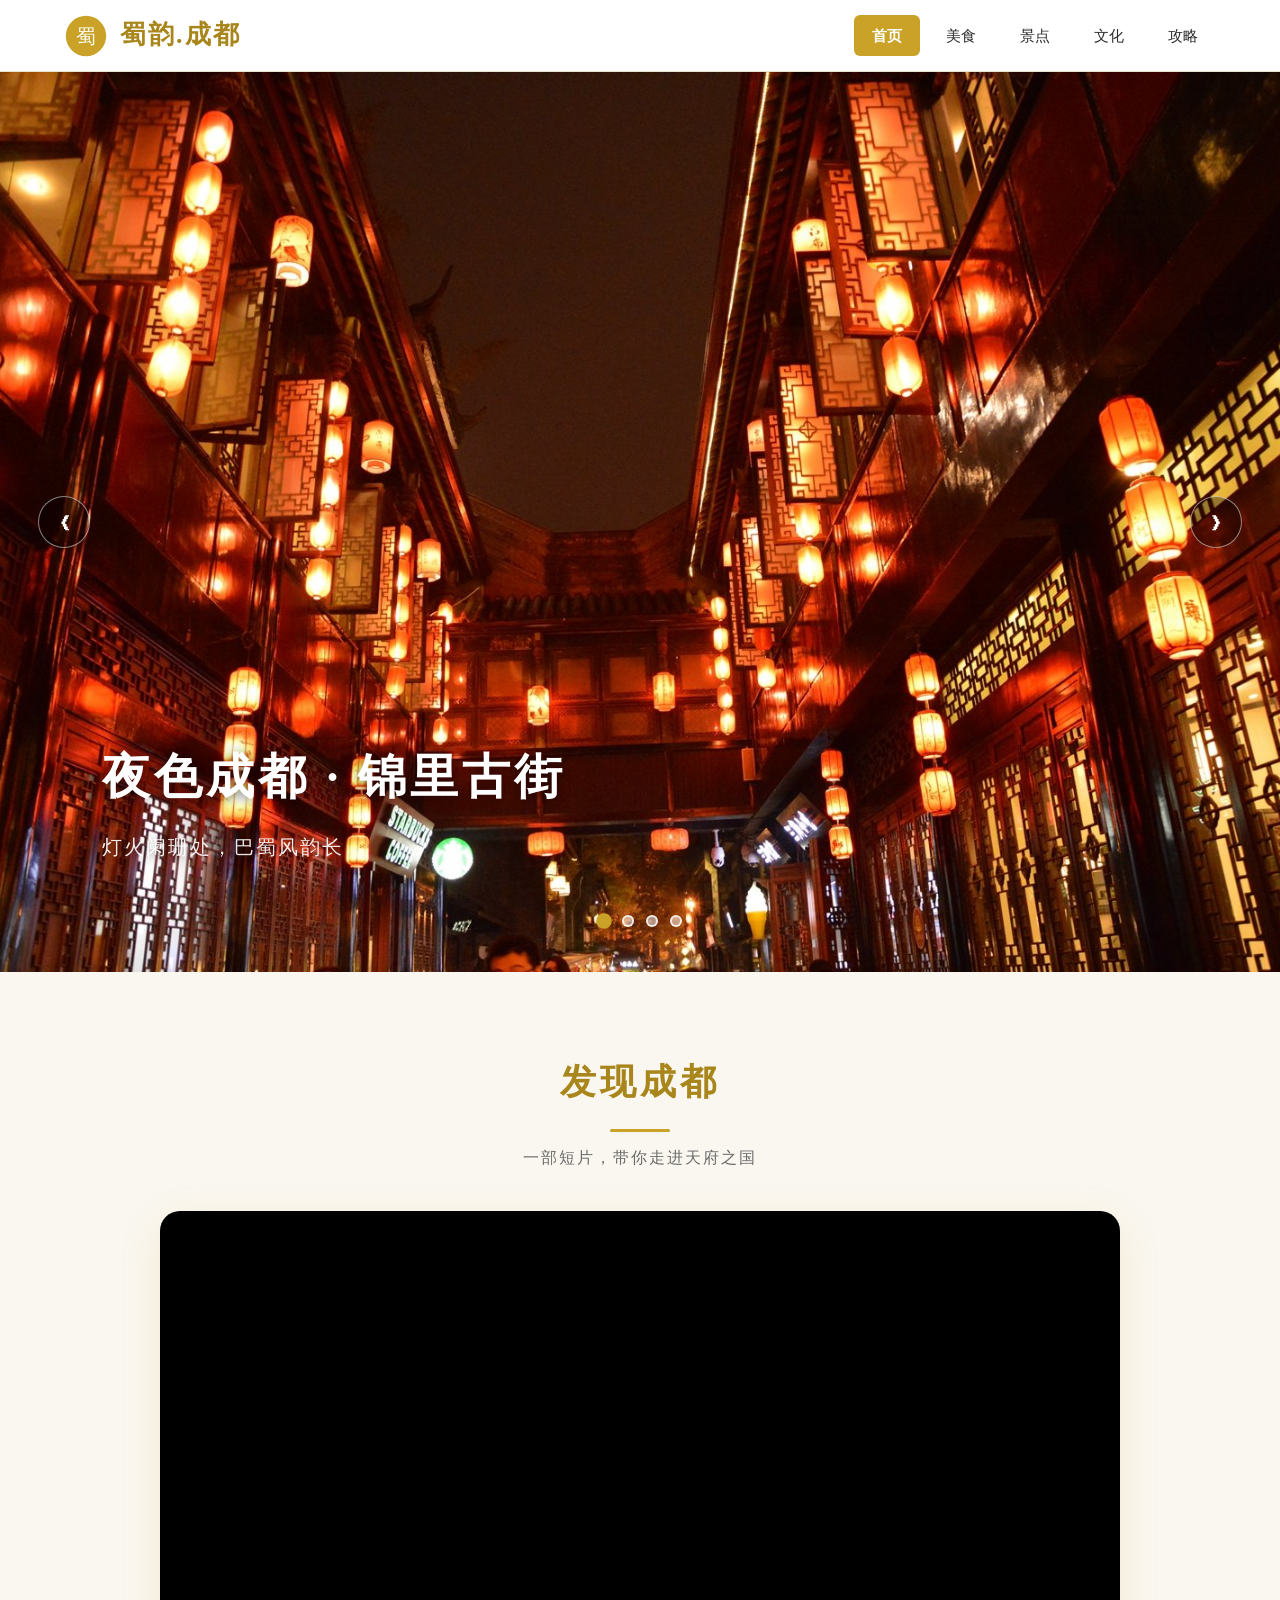
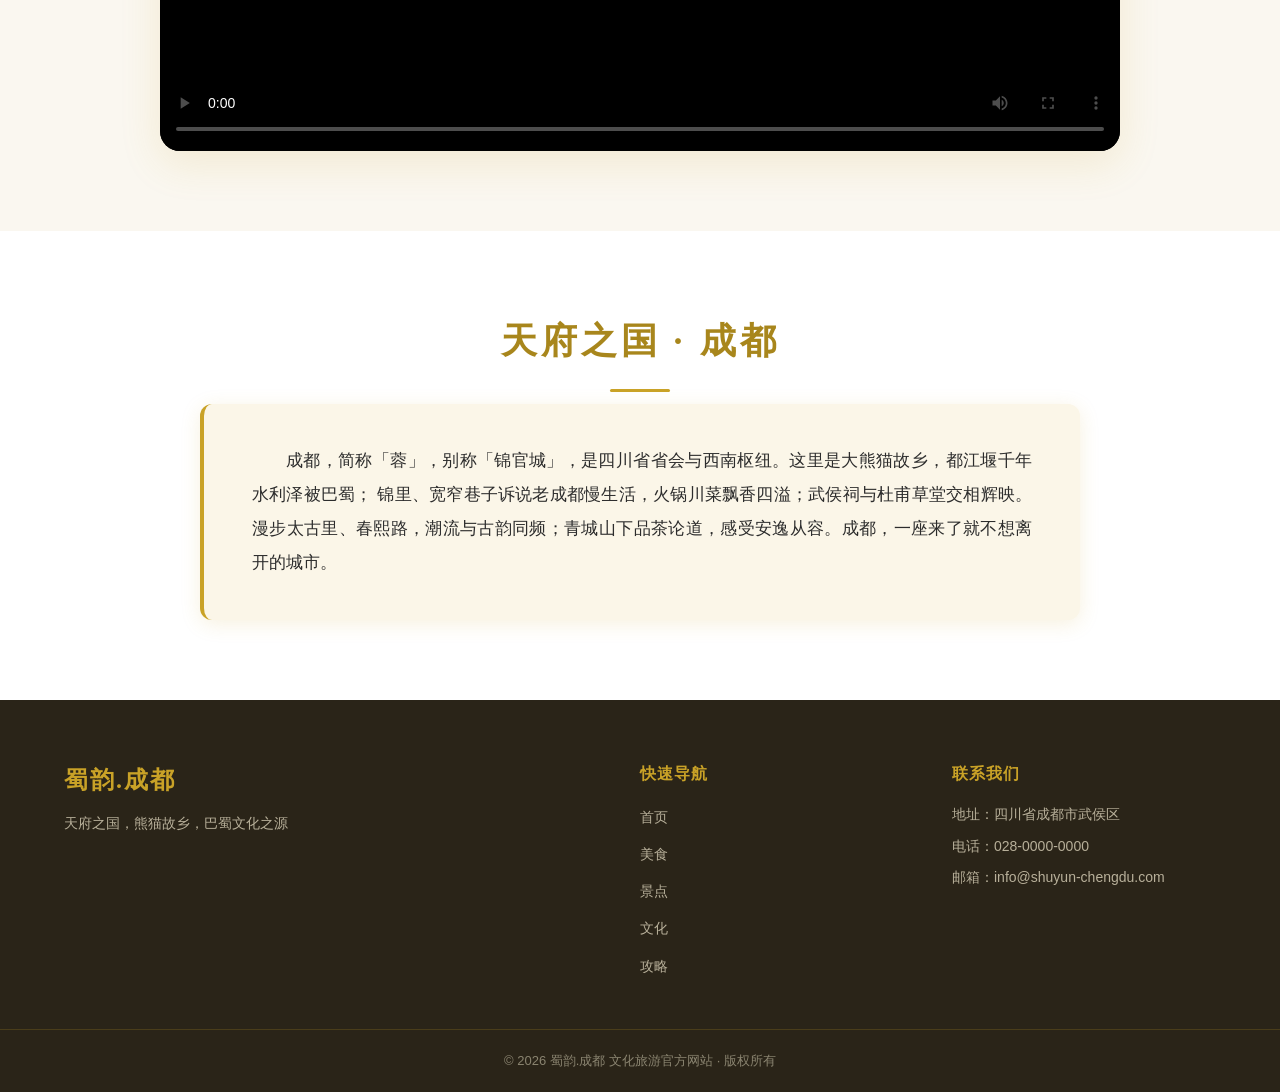
<file: index.html>
<!DOCTYPE html>
<html lang="zh-CN">
<head>
    <meta charset="UTF-8">
    <meta name="viewport" content="width=device-width, initial-scale=1.0">
    <title>蜀韵.成都 - 成都文化旅游官方网站</title>
    <link rel="stylesheet" href="css/style.css">
    <link rel="icon" href="data:image/svg+xml,<svg xmlns='http://www.w3.org/2000/svg' viewBox='0 0 100 100'><text y='.9em' font-size='90'>🐼</text></svg>">
</head>
<body>
    <header class="site-header" id="siteHeader">
        <div class="header-inner">
            <div class="header-brand">
                <div class="logo" aria-label="蜀韵.成都 Logo">
                    <svg viewBox="0 0 48 48" width="44" height="44" xmlns="http://www.w3.org/2000/svg">
                        <circle cx="24" cy="24" r="22" fill="#C9A227" />
                        <text x="24" y="32" font-size="22" text-anchor="middle" fill="#fff" font-family="serif">蜀</text>
                    </svg>
                </div>
                <h1 class="site-title">蜀韵.成都</h1>
            </div>
            <nav class="site-nav" id="siteNav">
                <ul class="nav-list">
                    <li class="nav-item active"><a href="index.html">首页</a></li>
                    <li class="nav-item"><a href="#food">美食</a></li>
                    <li class="nav-item"><a href="#scenic">景点</a></li>
                    <li class="nav-item"><a href="#culture">文化</a></li>
                    <li class="nav-item"><a href="#guide">攻略</a></li>
                </ul>
            </nav>
            <button class="menu-toggle" id="menuToggle" aria-label="打开菜单">
                <span></span><span></span><span></span>
            </button>
        </div>
    </header>
    <section class="banner" id="banner">
        <div class="carousel" id="carousel">
            <div class="carousel-track" id="carouselTrack">
                <div class="carousel-slide active">
                    <img src="sp/e944e545bb0f7b5.jpg" alt="成都夜景 - 锦里古街灯火辉煌">
                    <div class="slide-caption">
                        <h2>夜色成都 · 锦里古街</h2>
                        <p>灯火阑珊处，巴蜀风韵长</p>
                    </div>
                </div>
                <div class="carousel-slide">
                    <img src="sp/202599868_1586667914274_mthumb.jpg" alt="成都大熊猫繁育研究基地">
                    <div class="slide-caption">
                        <h2>国宝大熊猫 · 天府之都</h2>
                        <p>憨态可掬，萌动世界</p>
                    </div>
                </div>
                <div class="carousel-slide">
                    <img src="sp/2217-2210624d97cb6b70e2ccf341fe4099f3.jpg" alt="都江堰水利工程">
                    <div class="slide-caption">
                        <h2>千年都江堰 · 利泽千秋</h2>
                        <p>世界文化遗产，天府之源</p>
                    </div>
                </div>
                <div class="carousel-slide">
                    <img src="sp/R-C.jpg" alt="成都火锅美食">
                    <div class="slide-caption">
                        <h2>巴蜀美食 · 火锅飘香</h2>
                        <p>麻辣鲜香，舌尖上的成都</p>
                    </div>
                </div>
            </div>
            <button class="carousel-btn prev" id="prevBtn" aria-label="上一张">&#10094;</button>
            <button class="carousel-btn next" id="nextBtn" aria-label="下一张">&#10095;</button>
            <div class="carousel-dots" id="carouselDots"></div>
        </div>
    </section>
    <!-- ==================== 视频展示区域 ==================== -->
    <section class="video-section" id="video">
        <div class="container">
            <h2 class="section-title">发现成都</h2>
            <p class="section-subtitle">一部短片，带你走进天府之国</p>
            <div class="video-wrapper">
                <video id="promoVideo" controls poster="https://picsum.photos/seed/chengduvideo/1280/720" preload="metadata">
                    <source src="sp/cd1.mp4" type="video/mp4">
                    您的浏览器不支持 video 标签，请升级浏览器。
                </video>
            </div>
        </div>
    </section>

    <!-- ==================== 成都介绍文字区域 ==================== -->
    <section class="intro-section" id="intro">
        <div class="container">
            <h2 class="section-title">天府之国 · 成都</h2>
            <div class="intro-text">
                <p>
                    成都，简称「蓉」，别称「锦官城」，是四川省省会与西南枢纽。这里是大熊猫故乡，都江堰千年水利泽被巴蜀；
                    锦里、宽窄巷子诉说老成都慢生活，火锅川菜飘香四溢；武侯祠与杜甫草堂交相辉映。
                    漫步太古里、春熙路，潮流与古韵同频；青城山下品茶论道，感受安逸从容。成都，一座来了就不想离开的城市。
                </p>
            </div>
        </div>
    </section>

    <!-- ==================== 页尾区域 ==================== -->
    <footer class="site-footer">
        <div class="footer-inner">
            <div class="footer-brand">
                <h3>蜀韵.成都</h3>
                <p>天府之国，熊猫故乡，巴蜀文化之源</p>
            </div>
            <div class="footer-links">
                <h4>快速导航</h4>
                <ul>
                    <li><a href="index.html">首页</a></li>
                    <li><a href="#food">美食</a></li>
                    <li><a href="#scenic">景点</a></li>
                    <li><a href="#culture">文化</a></li>
                    <li><a href="#guide">攻略</a></li>
                </ul>
            </div>
            <div class="footer-contact">
                <h4>联系我们</h4>
                <p>地址：四川省成都市武侯区</p>
                <p>电话：028-0000-0000</p>
                <p>邮箱：info@shuyun-chengdu.com</p>
            </div>
        </div>
        <div class="footer-bottom">
            <p>&copy; 2026 蜀韵.成都 文化旅游官方网站 · 版权所有</p>
        </div>
    </footer>

    <script src="js/main.js"></script>
</body>
</html>
</file>
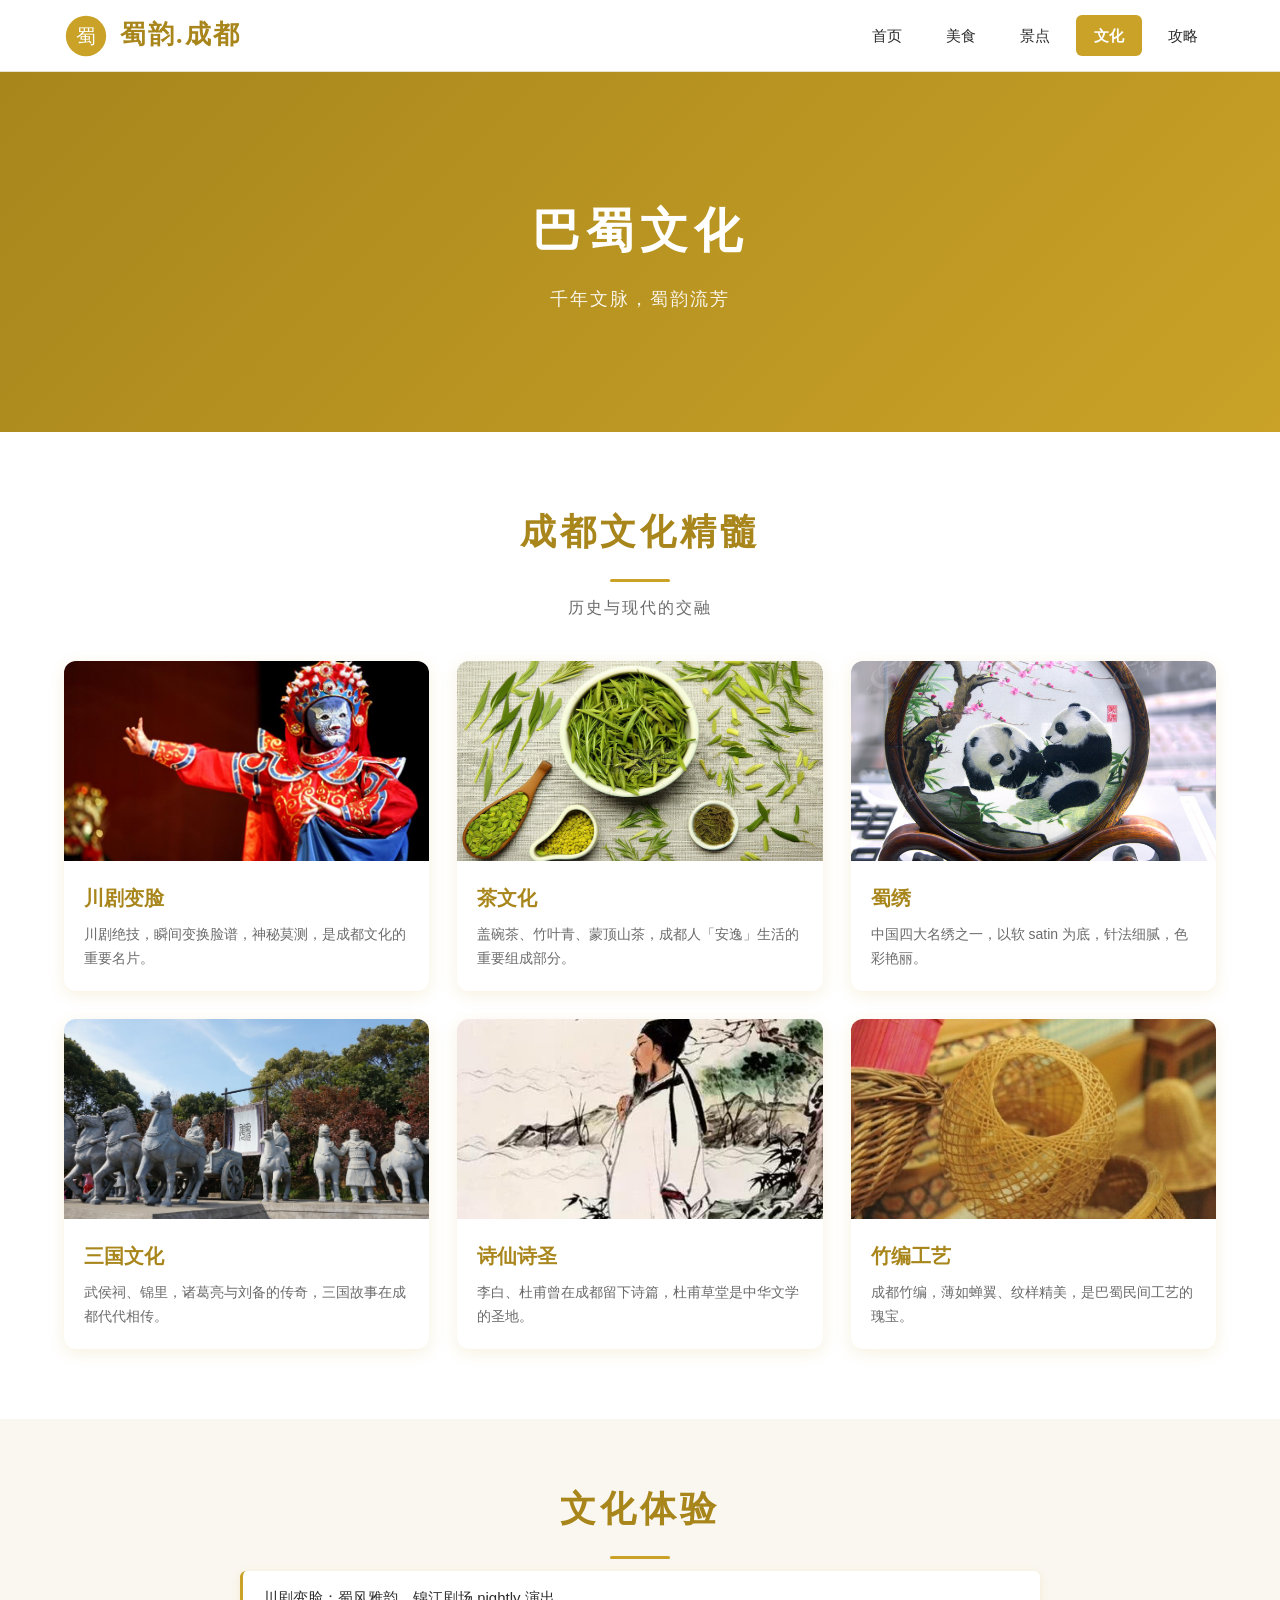
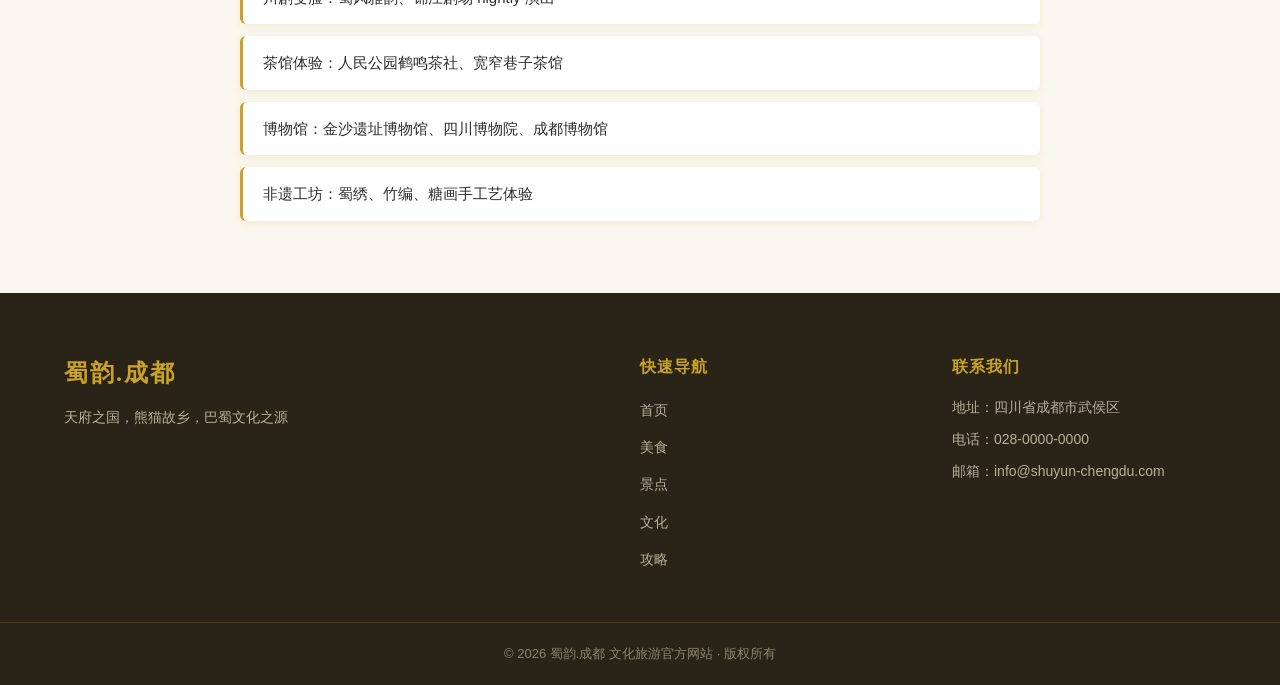
<file: culture.html>
<!DOCTYPE html>
<html lang="zh-CN">
<head>
    <meta charset="UTF-8">
    <meta name="viewport" content="width=device-width, initial-scale=1.0">
    <title>文化 - 蜀韵.成都</title>
    <link rel="stylesheet" href="css/style.css">
    <link rel="icon" href="data:image/svg+xml,<svg xmlns='http://www.w3.org/2000/svg' viewBox='0 0 100 100'><text y='.9em' font-size='90'>🐼</text></svg>">
</head>
<body>
    <header class="site-header" id="siteHeader">
        <div class="header-inner">
            <div class="header-brand">
                <div class="logo" aria-label="蜀韵.成都 Logo">
                    <svg viewBox="0 0 48 48" width="44" height="44" xmlns="http://www.w3.org/2000/svg">
                        <circle cx="24" cy="24" r="22" fill="#C9A227" />
                        <text x="24" y="32" font-size="22" text-anchor="middle" fill="#fff" font-family="serif">蜀</text>
                    </svg>
                </div>
                <h1 class="site-title">蜀韵.成都</h1>
            </div>
            <nav class="site-nav" id="siteNav">
                <ul class="nav-list">
                    <li class="nav-item"><a href="index.html">首页</a></li>
                    <li class="nav-item"><a href="food.html">美食</a></li>
                    <li class="nav-item"><a href="scenic.html">景点</a></li>
                    <li class="nav-item active"><a href="culture.html">文化</a></li>
                    <li class="nav-item"><a href="guide.html">攻略</a></li>
                </ul>
            </nav>
            <button class="menu-toggle" id="menuToggle" aria-label="打开菜单">
                <span></span><span></span><span></span>
            </button>
        </div>
    </header>

    <section class="page-hero">
        <div class="page-hero-inner">
            <h1>巴蜀文化</h1>
            <p>千年文脉，蜀韵流芳</p>
        </div>
    </section>

    <section class="content-section">
        <div class="container">
            <h2 class="section-title">成都文化精髓</h2>
            <p class="section-subtitle">历史与现代的交融</p>
            <div class="card-grid">
                <article class="culture-card">
                    <img src="sp/a03deffe4fa24ac9a495c6f7806d766d_ne11yy30q0e.jpg" alt="川剧变脸">
                    <div class="card-body">
                        <h3>川剧变脸</h3>
                        <p>川剧绝技，瞬间变换脸谱，神秘莫测，是成都文化的重要名片。</p>
                    </div>
                </article>
                <article class="culture-card">
                    <img src="sp/0203.jpg_wh860.jpg" alt="茶文化">
                    <div class="card-body">
                        <h3>茶文化</h3>
                        <p>盖碗茶、竹叶青、蒙顶山茶，成都人「安逸」生活的重要组成部分。</p>
                    </div>
                </article>
                <article class="culture-card">
                    <img src="sp/sichuanfeiwuzhiwenhuayichanshuxiuxiongmao_12619829.jpg" alt="蜀绣">
                    <div class="card-body">
                        <h3>蜀绣</h3>
                        <p>中国四大名绣之一，以软 satin 为底，针法细腻，色彩艳丽。</p>
                    </div>
                </article>
                <article class="culture-card">
                    <img src="sp/6395cb7b5769cdb5.jpg" alt="三国文化">
                    <div class="card-body">
                        <h3>三国文化</h3>
                        <p>武侯祠、锦里，诸葛亮与刘备的传奇，三国故事在成都代代相传。</p>
                    </div>
                </article>
                <article class="culture-card">
                    <img src="sp/R-C (2).jpg" alt="诗仙诗圣">
                    <div class="card-body">
                        <h3>诗仙诗圣</h3>
                        <p>李白、杜甫曾在成都留下诗篇，杜甫草堂是中华文学的圣地。</p>
                    </div>
                </article>
                <article class="culture-card">
                    <img src="sp/w700d1q75cms.jpg" alt="竹编">
                    <div class="card-body">
                        <h3>竹编工艺</h3>
                        <p>成都竹编，薄如蝉翼、纹样精美，是巴蜀民间工艺的瑰宝。</p>
                    </div>
                </article>
            </div>
        </div>
    </section>

    <section class="tips-section">
        <div class="container">
            <h2 class="section-title">文化体验</h2>
            <ul class="tips-list">
                <li>川剧变脸：蜀风雅韵、锦江剧场 nightly 演出</li>
                <li>茶馆体验：人民公园鹤鸣茶社、宽窄巷子茶馆</li>
                <li>博物馆：金沙遗址博物馆、四川博物院、成都博物馆</li>
                <li>非遗工坊：蜀绣、竹编、糖画手工艺体验</li>
            </ul>
        </div>
    </section>

    <footer class="site-footer">
        <div class="footer-inner">
            <div class="footer-brand">
                <h3>蜀韵.成都</h3>
                <p>天府之国，熊猫故乡，巴蜀文化之源</p>
            </div>
            <div class="footer-links">
                <h4>快速导航</h4>
                <ul>
                    <li><a href="index.html">首页</a></li>
                    <li><a href="food.html">美食</a></li>
                    <li><a href="scenic.html">景点</a></li>
                    <li><a href="culture.html">文化</a></li>
                    <li><a href="guide.html">攻略</a></li>
                </ul>
            </div>
            <div class="footer-contact">
                <h4>联系我们</h4>
                <p>地址：四川省成都市武侯区</p>
                <p>电话：028-0000-0000</p>
                <p>邮箱：info@shuyun-chengdu.com</p>
            </div>
        </div>
        <div class="footer-bottom">
            <p>&copy; 2026 蜀韵.成都 文化旅游官方网站 · 版权所有</p>
        </div>
    </footer>

    <script src="js/main.js"></script>
</body>
</html>
</file>
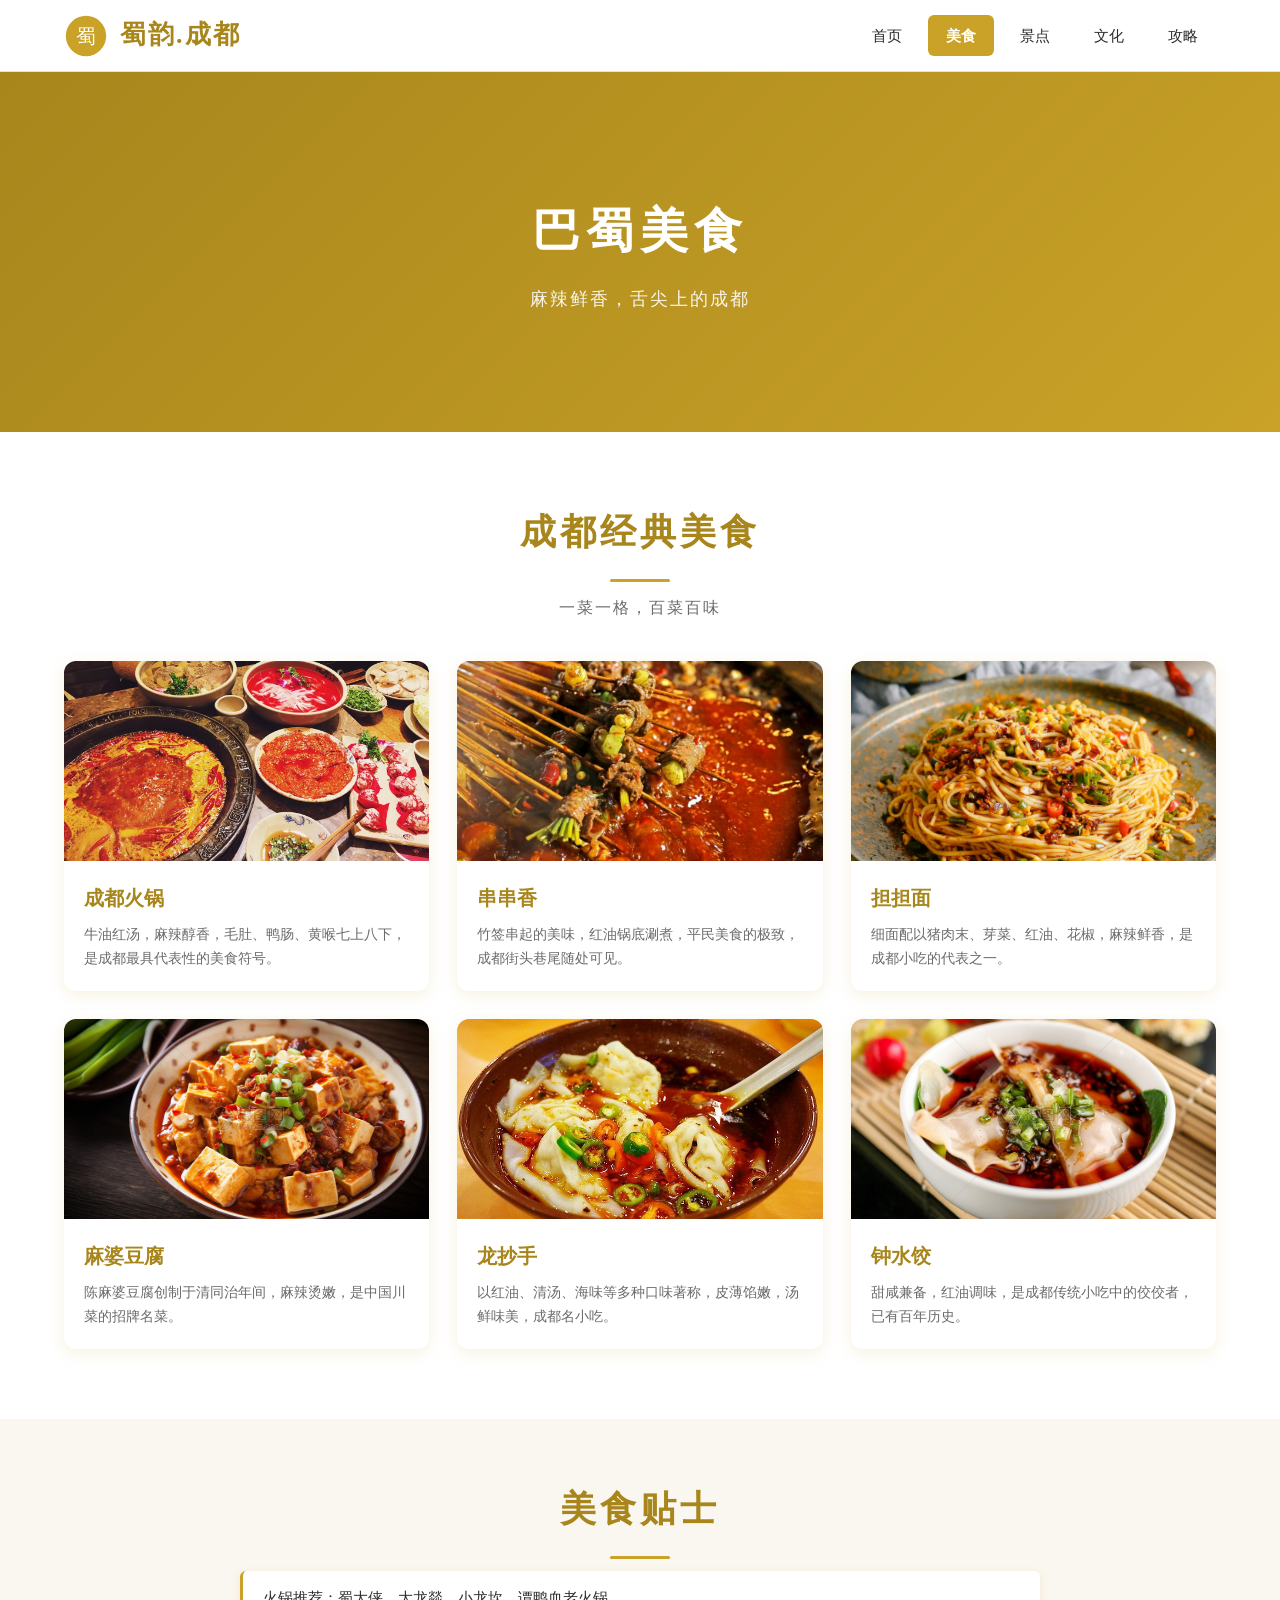
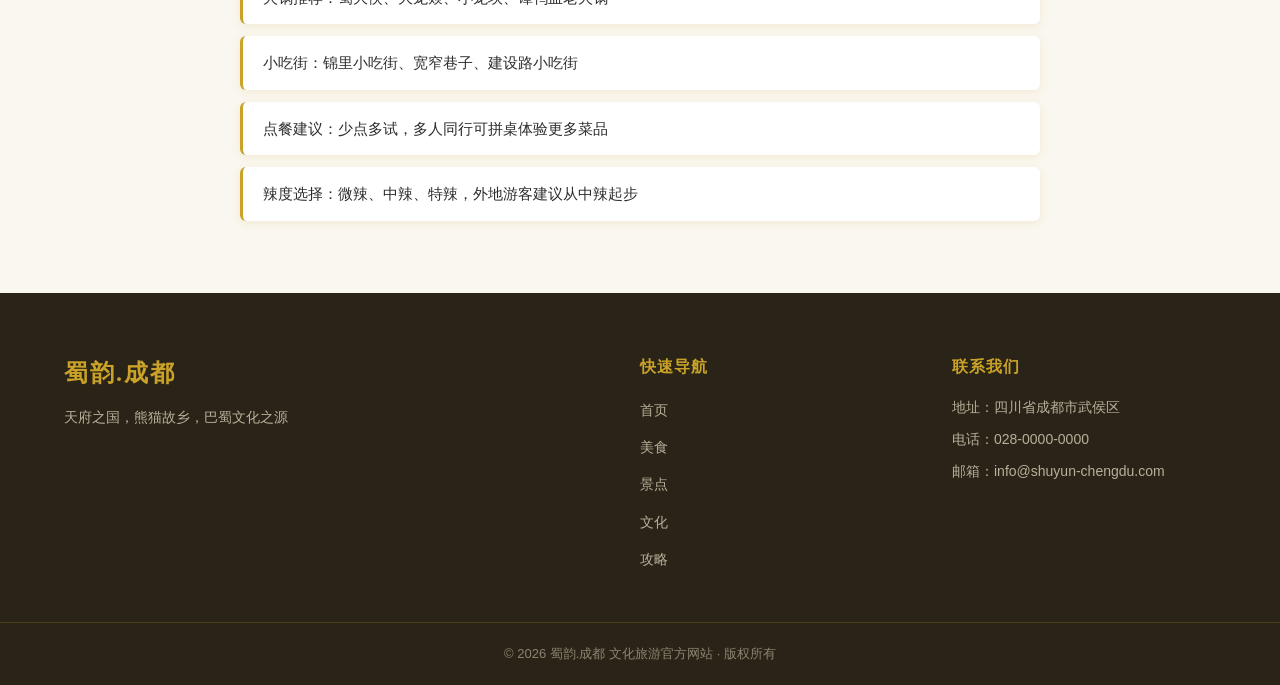
<file: food.html>
<!DOCTYPE html>
<html lang="zh-CN">
<head>
    <meta charset="UTF-8">
    <meta name="viewport" content="width=device-width, initial-scale=1.0">
    <title>美食 - 蜀韵.成都</title>
    <link rel="stylesheet" href="css/style.css">
    <link rel="icon" href="data:image/svg+xml,<svg xmlns='http://www.w3.org/2000/svg' viewBox='0 0 100 100'><text y='.9em' font-size='90'>🐼</text></svg>">
</head>
<body>
    <!-- 页头 -->
    <header class="site-header" id="siteHeader">
        <div class="header-inner">
            <div class="header-brand">
                <div class="logo" aria-label="蜀韵.成都 Logo">
                    <svg viewBox="0 0 48 48" width="44" height="44" xmlns="http://www.w3.org/2000/svg">
                        <circle cx="24" cy="24" r="22" fill="#C9A227" />
                        <text x="24" y="32" font-size="22" text-anchor="middle" fill="#fff" font-family="serif">蜀</text>
                    </svg>
                </div>
                <h1 class="site-title">蜀韵.成都</h1>
            </div>
            <nav class="site-nav" id="siteNav">
                <ul class="nav-list">
                    <li class="nav-item"><a href="index.html">首页</a></li>
                    <li class="nav-item active"><a href="food.html">美食</a></li>
                    <li class="nav-item"><a href="scenic.html">景点</a></li>
                    <li class="nav-item"><a href="culture.html">文化</a></li>
                    <li class="nav-item"><a href="guide.html">攻略</a></li>
                </ul>
            </nav>
            <button class="menu-toggle" id="menuToggle" aria-label="打开菜单">
                <span></span><span></span><span></span>
            </button>
        </div>
    </header>

    <!-- 页面头图 -->
    <section class="page-hero">
        <div class="page-hero-inner">
            <h1>巴蜀美食</h1>
            <p>麻辣鲜香，舌尖上的成都</p>
        </div>
    </section>

    <!-- 美食介绍 -->
    <section class="content-section">
        <div class="container">
            <h2 class="section-title">成都经典美食</h2>
            <p class="section-subtitle">一菜一格，百菜百味</p>
            <div class="card-grid">
                <article class="food-card">
                    <img src="sp/R-C.jpg" alt="成都火锅">
                    <div class="card-body">
                        <h3>成都火锅</h3>
                        <p>牛油红汤，麻辣醇香，毛肚、鸭肠、黄喉七上八下，是成都最具代表性的美食符号。</p>
                    </div>
                </article>
                <article class="food-card">
                    <img src="sp/wKj2K2LeZHqAUiBhAAHMYeirc3c012.jpg" alt="串串香">
                    <div class="card-body">
                        <h3>串串香</h3>
                        <p>竹签串起的美味，红油锅底涮煮，平民美食的极致，成都街头巷尾随处可见。</p>
                    </div>
                </article>
                <article class="food-card">
                    <img src="sp/R-C (1).jpg" alt="担担面">
                    <div class="card-body">
                        <h3>担担面</h3>
                        <p>细面配以猪肉末、芽菜、红油、花椒，麻辣鲜香，是成都小吃的代表之一。</p>
                    </div>
                </article>
                <article class="food-card">
                    <img src="sp/5864.jpg_wh860.jpg" alt="麻婆豆腐">
                    <div class="card-body">
                        <h3>麻婆豆腐</h3>
                        <p>陈麻婆豆腐创制于清同治年间，麻辣烫嫩，是中国川菜的招牌名菜。</p>
                    </div>
                </article>
                <article class="food-card">
                    <img src="sp/23ae9ccdfc8778b5.jpg_r_720x480x95_83bd0204.jpg" alt="龙抄手">
                    <div class="card-body">
                        <h3>龙抄手</h3>
                        <p>以红油、清汤、海味等多种口味著称，皮薄馅嫩，汤鲜味美，成都名小吃。</p>
                    </div>
                </article>
                <article class="food-card">
                    <img src="sp/3599.jpg_wh860.jpg" alt="钟水饺">
                    <div class="card-body">
                        <h3>钟水饺</h3>
                        <p>甜咸兼备，红油调味，是成都传统小吃中的佼佼者，已有百年历史。</p>
                    </div>
                </article>
            </div>
        </div>
    </section>

    <!-- 美食攻略小贴士 -->
    <section class="tips-section">
        <div class="container">
            <h2 class="section-title">美食贴士</h2>
            <ul class="tips-list">
                <li>火锅推荐：蜀大侠、大龙燚、小龙坎、谭鸭血老火锅</li>
                <li>小吃街：锦里小吃街、宽窄巷子、建设路小吃街</li>
                <li>点餐建议：少点多试，多人同行可拼桌体验更多菜品</li>
                <li>辣度选择：微辣、中辣、特辣，外地游客建议从中辣起步</li>
            </ul>
        </div>
    </section>

    <!-- 页尾 -->
    <footer class="site-footer">
        <div class="footer-inner">
            <div class="footer-brand">
                <h3>蜀韵.成都</h3>
                <p>天府之国，熊猫故乡，巴蜀文化之源</p>
            </div>
            <div class="footer-links">
                <h4>快速导航</h4>
                <ul>
                    <li><a href="index.html">首页</a></li>
                    <li><a href="food.html">美食</a></li>
                    <li><a href="scenic.html">景点</a></li>
                    <li><a href="culture.html">文化</a></li>
                    <li><a href="guide.html">攻略</a></li>
                </ul>
            </div>
            <div class="footer-contact">
                <h4>联系我们</h4>
                <p>地址：四川省成都市武侯区</p>
                <p>电话：028-0000-0000</p>
                <p>邮箱：info@shuyun-chengdu.com</p>
            </div>
        </div>
        <div class="footer-bottom">
            <p>&copy; 2026 蜀韵.成都 文化旅游官方网站 · 版权所有</p>
        </div>
    </footer>

    <script src="js/main.js"></script>
</body>
</html>
</file>
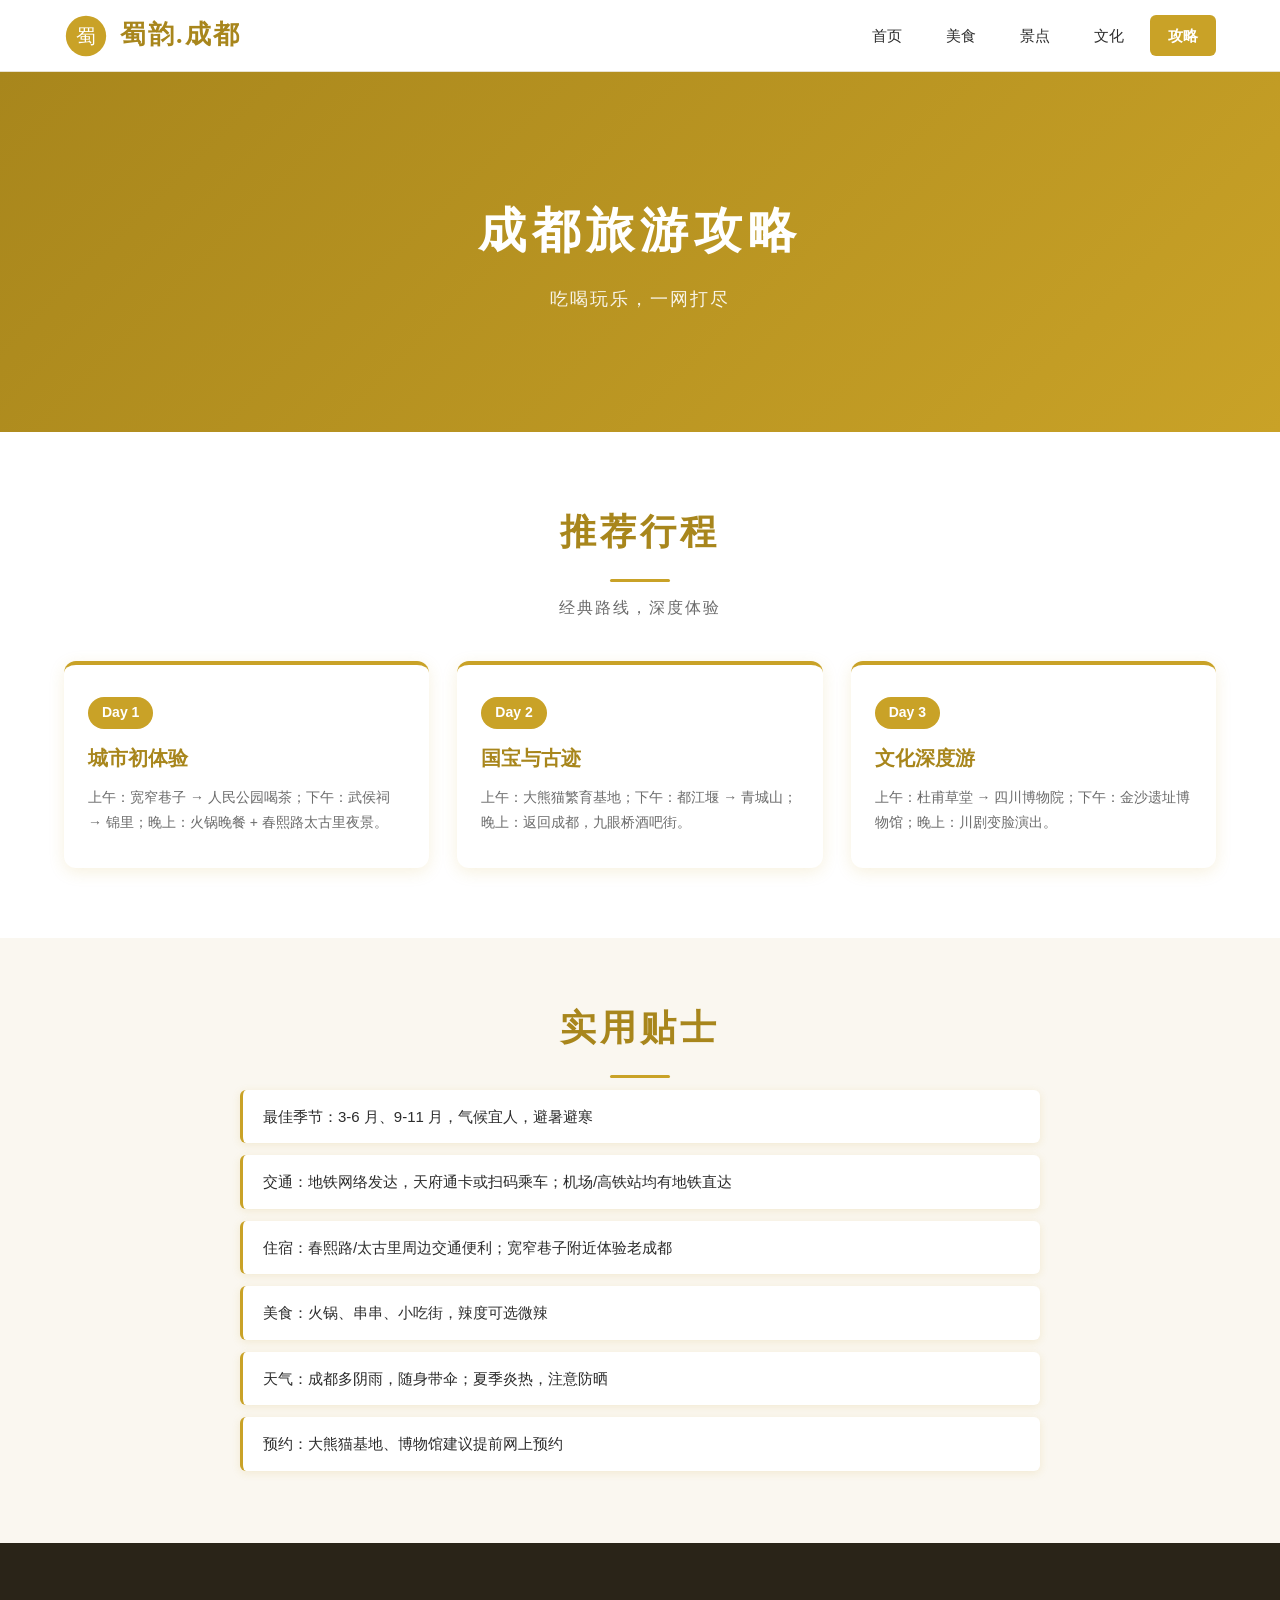
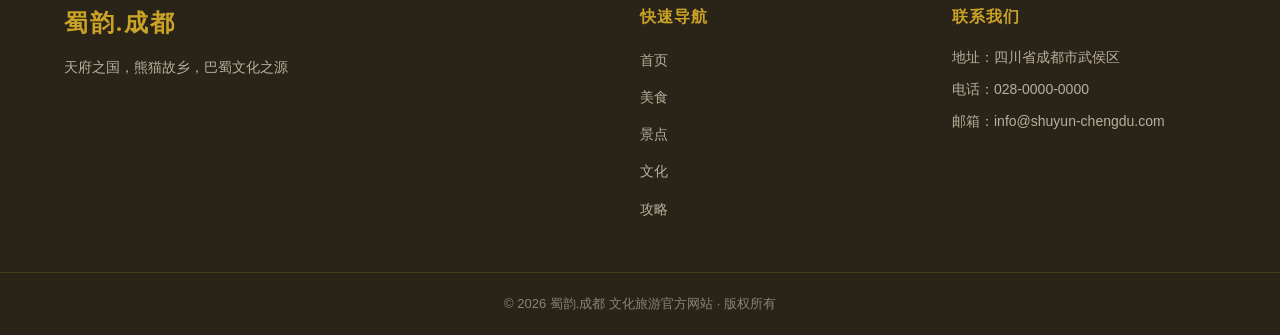
<file: guide.html>
<!DOCTYPE html>
<html lang="zh-CN">
<head>
    <meta charset="UTF-8">
    <meta name="viewport" content="width=device-width, initial-scale=1.0">
    <title>攻略 - 蜀韵.成都</title>
    <link rel="stylesheet" href="css/style.css">
    <link rel="icon" href="data:image/svg+xml,<svg xmlns='http://www.w3.org/2000/svg' viewBox='0 0 100 100'><text y='.9em' font-size='90'>🐼</text></svg>">
</head>
<body>
    <header class="site-header" id="siteHeader">
        <div class="header-inner">
            <div class="header-brand">
                <div class="logo" aria-label="蜀韵.成都 Logo">
                    <svg viewBox="0 0 48 48" width="44" height="44" xmlns="http://www.w3.org/2000/svg">
                        <circle cx="24" cy="24" r="22" fill="#C9A227" />
                        <text x="24" y="32" font-size="22" text-anchor="middle" fill="#fff" font-family="serif">蜀</text>
                    </svg>
                </div>
                <h1 class="site-title">蜀韵.成都</h1>
            </div>
            <nav class="site-nav" id="siteNav">
                <ul class="nav-list">
                    <li class="nav-item"><a href="index.html">首页</a></li>
                    <li class="nav-item"><a href="food.html">美食</a></li>
                    <li class="nav-item"><a href="scenic.html">景点</a></li>
                    <li class="nav-item"><a href="culture.html">文化</a></li>
                    <li class="nav-item active"><a href="guide.html">攻略</a></li>
                </ul>
            </nav>
            <button class="menu-toggle" id="menuToggle" aria-label="打开菜单">
                <span></span><span></span><span></span>
            </button>
        </div>
    </header>

    <section class="page-hero">
        <div class="page-hero-inner">
            <h1>成都旅游攻略</h1>
            <p>吃喝玩乐，一网打尽</p>
        </div>
    </section>

    <section class="content-section">
        <div class="container">
            <h2 class="section-title">推荐行程</h2>
            <p class="section-subtitle">经典路线，深度体验</p>
            <div class="guide-grid">
                <article class="guide-card">
                    <div class="guide-day">Day 1</div>
                    <h3>城市初体验</h3>
                    <p>上午：宽窄巷子 → 人民公园喝茶；下午：武侯祠 → 锦里；晚上：火锅晚餐 + 春熙路太古里夜景。</p>
                </article>
                <article class="guide-card">
                    <div class="guide-day">Day 2</div>
                    <h3>国宝与古迹</h3>
                    <p>上午：大熊猫繁育基地；下午：都江堰 → 青城山；晚上：返回成都，九眼桥酒吧街。</p>
                </article>
                <article class="guide-card">
                    <div class="guide-day">Day 3</div>
                    <h3>文化深度游</h3>
                    <p>上午：杜甫草堂 → 四川博物院；下午：金沙遗址博物馆；晚上：川剧变脸演出。</p>
                </article>
            </div>
        </div>
    </section>

    <section class="tips-section">
        <div class="container">
            <h2 class="section-title">实用贴士</h2>
            <ul class="tips-list">
                <li>最佳季节：3-6 月、9-11 月，气候宜人，避暑避寒</li>
                <li>交通：地铁网络发达，天府通卡或扫码乘车；机场/高铁站均有地铁直达</li>
                <li>住宿：春熙路/太古里周边交通便利；宽窄巷子附近体验老成都</li>
                <li>美食：火锅、串串、小吃街，辣度可选微辣</li>
                <li>天气：成都多阴雨，随身带伞；夏季炎热，注意防晒</li>
                <li>预约：大熊猫基地、博物馆建议提前网上预约</li>
            </ul>
        </div>
    </section>

    <footer class="site-footer">
        <div class="footer-inner">
            <div class="footer-brand">
                <h3>蜀韵.成都</h3>
                <p>天府之国，熊猫故乡，巴蜀文化之源</p>
            </div>
            <div class="footer-links">
                <h4>快速导航</h4>
                <ul>
                    <li><a href="index.html">首页</a></li>
                    <li><a href="food.html">美食</a></li>
                    <li><a href="scenic.html">景点</a></li>
                    <li><a href="culture.html">文化</a></li>
                    <li><a href="guide.html">攻略</a></li>
                </ul>
            </div>
            <div class="footer-contact">
                <h4>联系我们</h4>
                <p>地址：四川省成都市武侯区</p>
                <p>电话：028-0000-0000</p>
                <p>邮箱：info@shuyun-chengdu.com</p>
            </div>
        </div>
        <div class="footer-bottom">
            <p>&copy; 2026 蜀韵.成都 文化旅游官方网站 · 版权所有</p>
        </div>
    </footer>

    <script src="js/main.js"></script>
</body>
</html>
</file>
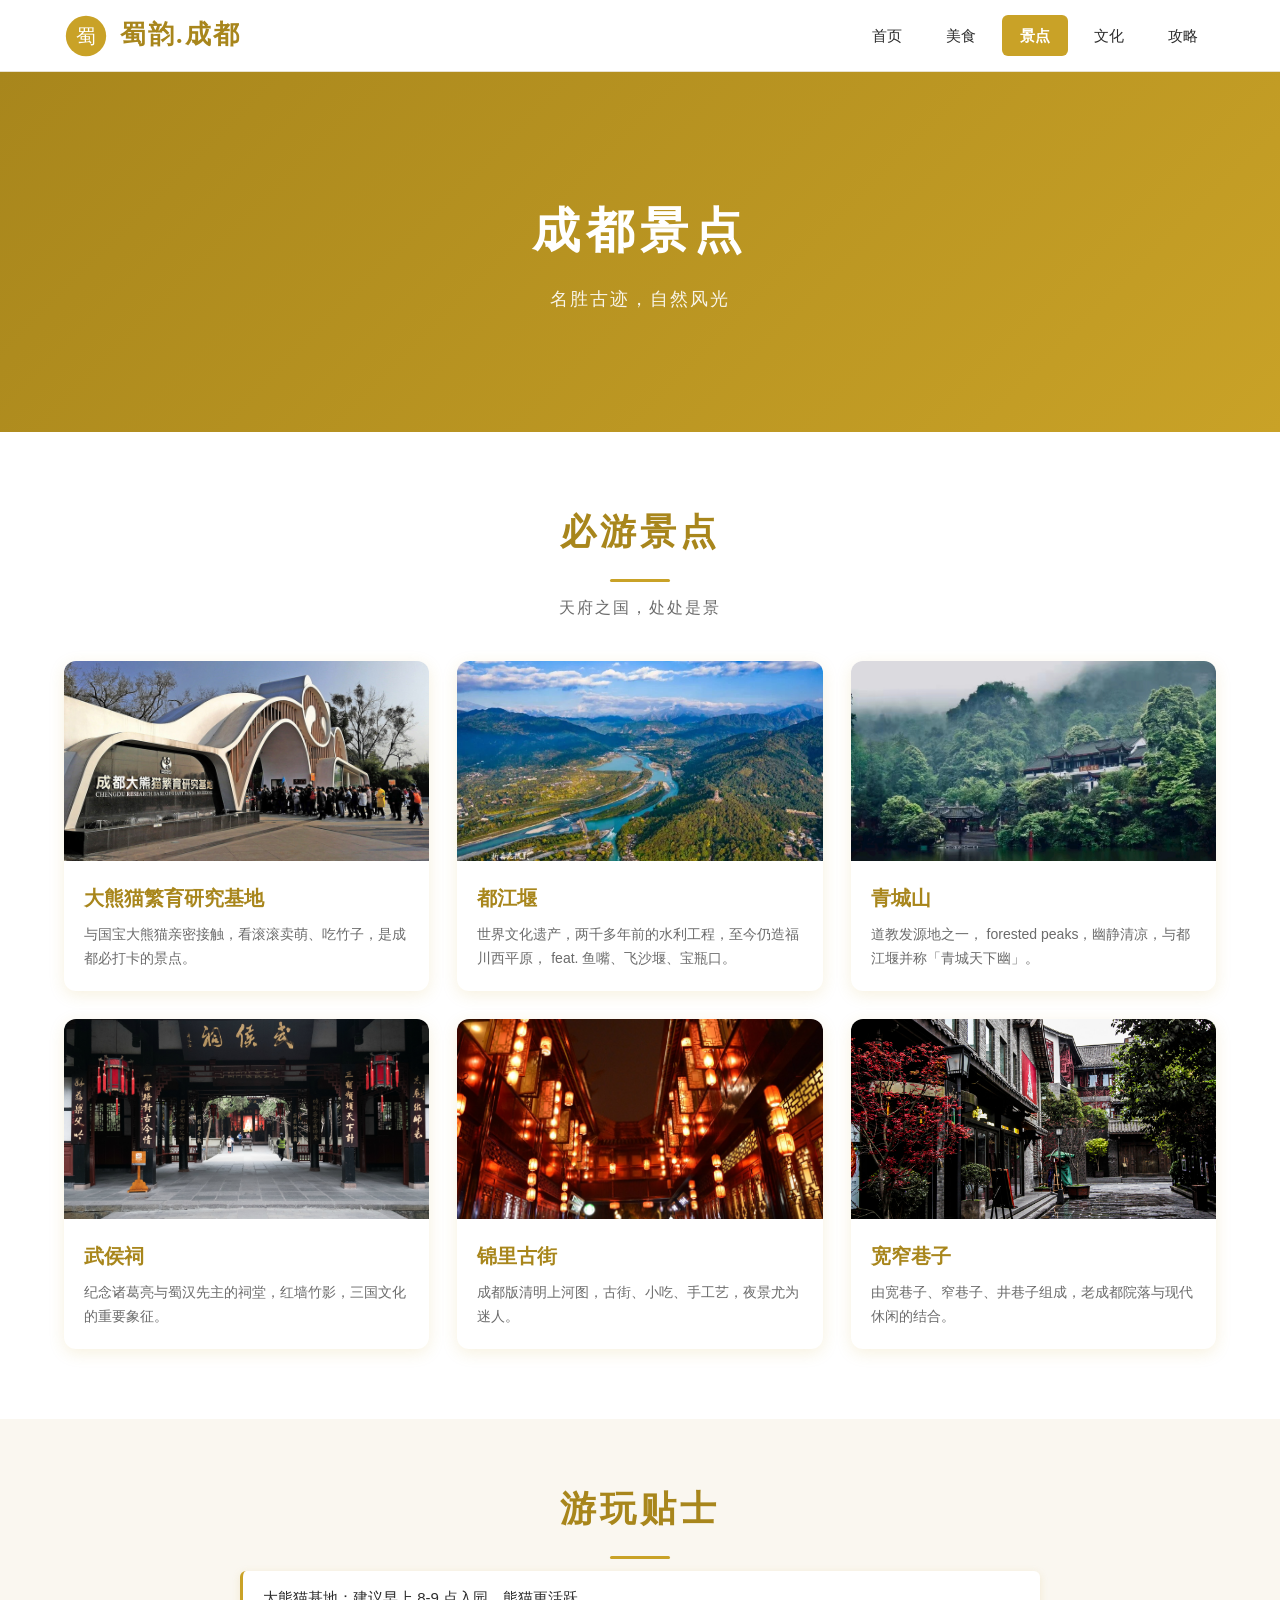
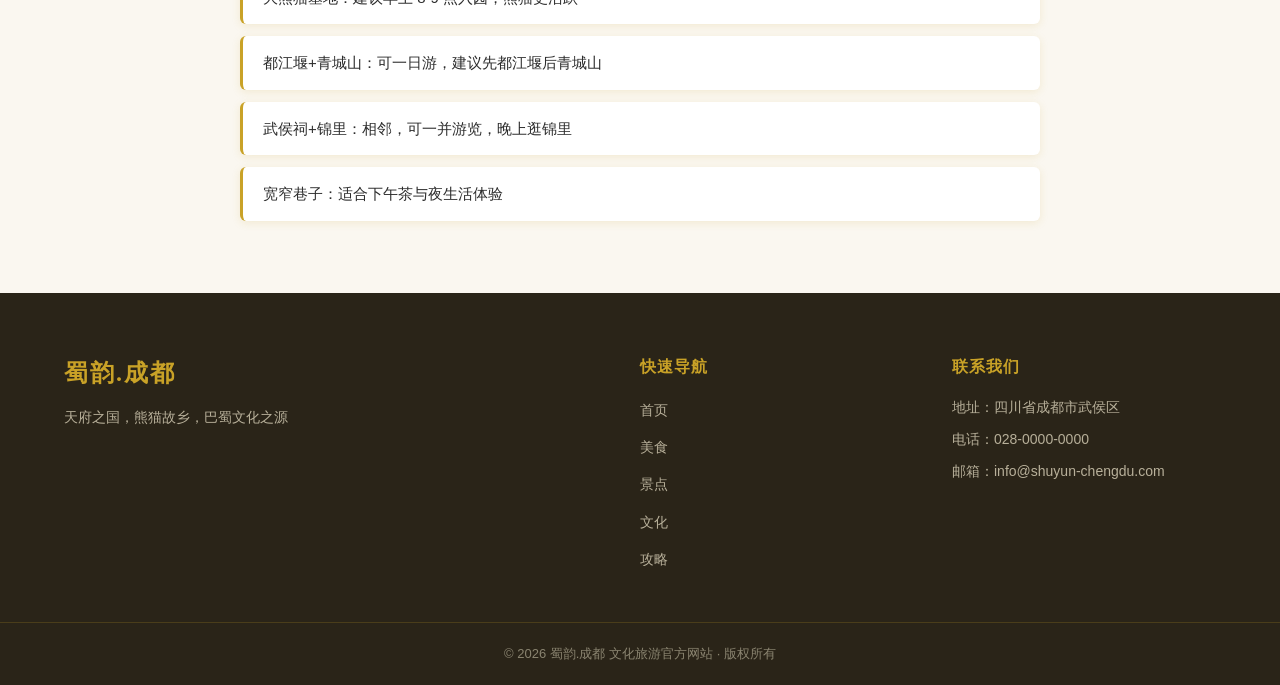
<file: scenic.html>
<!DOCTYPE html>
<html lang="zh-CN">
<head>
    <meta charset="UTF-8">
    <meta name="viewport" content="width=device-width, initial-scale=1.0">
    <title>景点 - 蜀韵.成都</title>
    <link rel="stylesheet" href="css/style.css">
    <link rel="icon" href="data:image/svg+xml,<svg xmlns='http://www.w3.org/2000/svg' viewBox='0 0 100 100'><text y='.9em' font-size='90'>🐼</text></svg>">
</head>
<body>
    <header class="site-header" id="siteHeader">
        <div class="header-inner">
            <div class="header-brand">
                <div class="logo" aria-label="蜀韵.成都 Logo">
                    <svg viewBox="0 0 48 48" width="44" height="44" xmlns="http://www.w3.org/2000/svg">
                        <circle cx="24" cy="24" r="22" fill="#C9A227" />
                        <text x="24" y="32" font-size="22" text-anchor="middle" fill="#fff" font-family="serif">蜀</text>
                    </svg>
                </div>
                <h1 class="site-title">蜀韵.成都</h1>
            </div>
            <nav class="site-nav" id="siteNav">
                <ul class="nav-list">
                    <li class="nav-item"><a href="index.html">首页</a></li>
                    <li class="nav-item"><a href="food.html">美食</a></li>
                    <li class="nav-item active"><a href="scenic.html">景点</a></li>
                    <li class="nav-item"><a href="culture.html">文化</a></li>
                    <li class="nav-item"><a href="guide.html">攻略</a></li>
                </ul>
            </nav>
            <button class="menu-toggle" id="menuToggle" aria-label="打开菜单">
                <span></span><span></span><span></span>
            </button>
        </div>
    </header>

    <section class="page-hero">
        <div class="page-hero-inner">
            <h1>成都景点</h1>
            <p>名胜古迹，自然风光</p>
        </div>
    </section>

    <section class="content-section">
        <div class="container">
            <h2 class="section-title">必游景点</h2>
            <p class="section-subtitle">天府之国，处处是景</p>
            <div class="card-grid">
                <article class="spot-card">
                    <img src="sp/202599868_1586667914274_mthumb.jpg" alt="大熊猫繁育研究基地">
                    <div class="card-body">
                        <h3>大熊猫繁育研究基地</h3>
                        <p>与国宝大熊猫亲密接触，看滚滚卖萌、吃竹子，是成都必打卡的景点。</p>
                    </div>
                </article>
                <article class="spot-card">
                    <img src="sp/2217-2210624d97cb6b70e2ccf341fe4099f3.jpg" alt="都江堰">
                    <div class="card-body">
                        <h3>都江堰</h3>
                        <p>世界文化遗产，两千多年前的水利工程，至今仍造福川西平原， feat. 鱼嘴、飞沙堰、宝瓶口。</p>
                    </div>
                </article>
                <article class="spot-card">
                    <img src="sp/33801577_112649965101_2.jpg" alt="青城山">
                    <div class="card-body">
                        <h3>青城山</h3>
                        <p>道教发源地之一， forested peaks，幽静清凉，与都江堰并称「青城天下幽」。</p>
                    </div>
                </article>
                <article class="spot-card">
                    <img src="sp/e0ed407be7a03c28b667c70fbff6e4f5.jpg" alt="武侯祠">
                    <div class="card-body">
                        <h3>武侯祠</h3>
                        <p>纪念诸葛亮与蜀汉先主的祠堂，红墙竹影，三国文化的重要象征。</p>
                    </div>
                </article>
                <article class="spot-card">
                    <img src="sp/e944e545bb0f7b5.jpg" alt="锦里古街">
                    <div class="card-body">
                        <h3>锦里古街</h3>
                        <p>成都版清明上河图，古街、小吃、手工艺，夜景尤为迷人。</p>
                    </div>
                </article>
                <article class="spot-card">
                    <img src="sp/Cg-4WVU_jd2ICcoPABELTinhtwoAACd-AJYU1MAEQtm129.jpg" alt="宽窄巷子">
                    <div class="card-body">
                        <h3>宽窄巷子</h3>
                        <p>由宽巷子、窄巷子、井巷子组成，老成都院落与现代休闲的结合。</p>
                    </div>
                </article>
            </div>
        </div>
    </section>

    <section class="tips-section">
        <div class="container">
            <h2 class="section-title">游玩贴士</h2>
            <ul class="tips-list">
                <li>大熊猫基地：建议早上 8-9 点入园，熊猫更活跃</li>
                <li>都江堰+青城山：可一日游，建议先都江堰后青城山</li>
                <li>武侯祠+锦里：相邻，可一并游览，晚上逛锦里</li>
                <li>宽窄巷子：适合下午茶与夜生活体验</li>
            </ul>
        </div>
    </section>

    <footer class="site-footer">
        <div class="footer-inner">
            <div class="footer-brand">
                <h3>蜀韵.成都</h3>
                <p>天府之国，熊猫故乡，巴蜀文化之源</p>
            </div>
            <div class="footer-links">
                <h4>快速导航</h4>
                <ul>
                    <li><a href="index.html">首页</a></li>
                    <li><a href="food.html">美食</a></li>
                    <li><a href="scenic.html">景点</a></li>
                    <li><a href="culture.html">文化</a></li>
                    <li><a href="guide.html">攻略</a></li>
                </ul>
            </div>
            <div class="footer-contact">
                <h4>联系我们</h4>
                <p>地址：四川省成都市武侯区</p>
                <p>电话：028-0000-0000</p>
                <p>邮箱：info@shuyun-chengdu.com</p>
            </div>
        </div>
        <div class="footer-bottom">
            <p>&copy; 2026 蜀韵.成都 文化旅游官方网站 · 版权所有</p>
        </div>
    </footer>

    <script src="js/main.js"></script>
</body>
</html>
</file>
<file: css/style.css>
/* ============================================================
   蜀韵.成都 - 文化旅游网站样式表
   主题色：金色系  风格：现代简约
   ============================================================ */

:root {
    --color-gold: #C9A227;
    --color-gold-dark: #A8861C;
    --color-gold-light: #FBF6E8;
    --color-gold-soft: #F3E9C8;
    --color-text: #2C2C2C;
    --color-text-light: #6B6B6B;
    --color-bg: #FFFFFF;
    --color-bg-alt: #FAF7F0;
    --color-border: #E8E2D0;
    --color-shadow: rgba(201, 162, 39, 0.15);
    --font-sans: "PingFang SC", "Hiragino Sans GB", "Microsoft YaHei", "Helvetica Neue", Arial, sans-serif;
    --font-serif: "Songti SC", "STSong", "Noto Serif SC", serif;
    --radius-sm: 6px;
    --radius-md: 12px;
    --radius-lg: 20px;
    --transition: 0.3s ease;
    --header-height: 72px;
}

* { margin: 0; padding: 0; box-sizing: border-box; }
html { scroll-behavior: smooth; }
body {
    font-family: var(--font-sans);
    color: var(--color-text);
    background: var(--color-bg);
    line-height: 1.7;
    overflow-x: hidden;
}
a { text-decoration: none; color: inherit; }
img { max-width: 100%; display: block; }
ul { list-style: none; }
.container { width: 90%; max-width: 1200px; margin: 0 auto; }

/* ---------- 页头 Header ---------- */
.site-header {
    position: fixed;
    top: 0; left: 0; right: 0;
    height: var(--header-height);
    background: rgba(255, 255, 255, 0.92);
    backdrop-filter: blur(10px);
    -webkit-backdrop-filter: blur(10px);
    border-bottom: 1px solid var(--color-border);
    z-index: 1000;
    transition: box-shadow var(--transition);
}
.site-header.scrolled { box-shadow: 0 2px 16px var(--color-shadow); }
.header-inner {
    height: 100%;
    display: flex;
    align-items: center;
    justify-content: space-between;
    padding: 0 5%;
    max-width: 1400px;
    margin: 0 auto;
}
.header-brand { display: flex; align-items: center; gap: 12px; }
.logo svg { display: block; }
.site-title {
    font-family: var(--font-serif);
    font-size: 26px;
    font-weight: 700;
    color: var(--color-gold-dark);
    letter-spacing: 2px;
}
.site-nav .nav-list { display: flex; gap: 8px; }
.nav-item a {
    display: block;
    padding: 8px 18px;
    border-radius: var(--radius-sm);
    font-size: 15px;
    color: var(--color-text);
    transition: all var(--transition);
}
.nav-item a:hover { color: var(--color-gold-dark); background: var(--color-gold-light); }
.nav-item.active a { color: #fff; background: var(--color-gold); font-weight: 600; }
.nav-item.active a:hover { background: var(--color-gold-dark); }
.menu-toggle {
    display: none;
    flex-direction: column;
    justify-content: space-between;
    width: 26px; height: 20px;
    background: none; border: none; cursor: pointer; padding: 0;
}
.menu-toggle span {
    display: block; height: 2px;
    background: var(--color-gold-dark);
    border-radius: 2px;
    transition: all var(--transition);
}
/* ---------- 全屏 Banner 轮播 ---------- */
.banner {
    position: relative;
    width: 100%;
    height: 100vh;
    margin-top: var(--header-height);
    overflow: hidden;
    background: #000;
}
.carousel { position: relative; width: 100%; height: 100%; }
.carousel-track { position: relative; width: 100%; height: 100%; }
.carousel-slide {
    position: absolute;
    inset: 0;
    opacity: 0;
    transition: opacity 1s ease-in-out;
}
.carousel-slide.active { opacity: 1; z-index: 1; }
.carousel-slide img { width: 100%; height: 100%; object-fit: cover; }
.slide-caption {
    position: absolute;
    bottom: 12%;
    left: 8%;
    color: #fff;
    text-shadow: 0 2px 12px rgba(0, 0, 0, 0.5);
    z-index: 2;
}
.slide-caption h2 {
    font-family: var(--font-serif);
    font-size: 48px;
    font-weight: 700;
    margin-bottom: 12px;
    letter-spacing: 4px;
}
.slide-caption p { font-size: 20px; opacity: 0.9; letter-spacing: 2px; }
.carousel-btn {
    position: absolute;
    top: 50%;
    transform: translateY(-50%);
    width: 52px; height: 52px;
    border-radius: 50%;
    border: 1px solid rgba(255, 255, 255, 0.5);
    background: rgba(0, 0, 0, 0.35);
    color: #fff;
    font-size: 20px;
    cursor: pointer;
    z-index: 3;
    transition: all var(--transition);
    display: flex;
    align-items: center;
    justify-content: center;
}
.carousel-btn:hover { background: var(--color-gold); border-color: var(--color-gold); }
.carousel-btn.prev { left: 3%; }
.carousel-btn.next { right: 3%; }
.carousel-dots {
    position: absolute;
    bottom: 5%;
    left: 50%;
    transform: translateX(-50%);
    display: flex;
    gap: 12px;
    z-index: 3;
}
.carousel-dots .dot {
    width: 12px; height: 12px;
    border-radius: 50%;
    background: rgba(255, 255, 255, 0.5);
    border: 2px solid rgba(255, 255, 255, 0.8);
    cursor: pointer;
    transition: all var(--transition);
}
.carousel-dots .dot.active {
    background: var(--color-gold);
    border-color: var(--color-gold);
    transform: scale(1.3);
}

/* ---------- 通用区块标题 ---------- */
.section-title {
    font-family: var(--font-serif);
    font-size: 36px;
    font-weight: 700;
    color: var(--color-gold-dark);
    text-align: center;
    margin-bottom: 12px;
    letter-spacing: 4px;
    position: relative;
}
.section-title::after {
    content: '';
    display: block;
    width: 60px; height: 3px;
    background: var(--color-gold);
    margin: 16px auto 0;
    border-radius: 2px;
}
.section-subtitle {
    text-align: center;
    color: var(--color-text-light);
    font-size: 16px;
    margin-bottom: 40px;
    letter-spacing: 2px;
}

/* ---------- 视频展示区域 ---------- */
.video-section { padding: 80px 0; background: var(--color-bg-alt); }
.video-wrapper {
    max-width: 960px;
    margin: 0 auto;
    border-radius: var(--radius-lg);
    overflow: hidden;
    box-shadow: 0 12px 40px var(--color-shadow);
    background: #000;
}
.video-wrapper video {
    width: 100%;
    display: block;
    aspect-ratio: 16 / 9;
    object-fit: cover;
}

/* ---------- 成都介绍文字区域 ---------- */
.intro-section { padding: 80px 0; background: var(--color-bg); }
.intro-text {
    max-width: 880px;
    margin: 0 auto;
    padding: 40px 48px;
    background: var(--color-gold-light);
    border-left: 4px solid var(--color-gold);
    border-radius: var(--radius-md);
    box-shadow: 0 4px 20px var(--color-shadow);
}
.intro-text p {
    font-size: 17px;
    line-height: 2;
    color: var(--color-text);
    text-align: justify;
    text-indent: 2em;
}

/* ---------- 页尾 Footer ---------- */
.site-footer { background: #2A2418; color: #E8E2D0; padding: 60px 0 0; }
.footer-inner {
    width: 90%;
    max-width: 1200px;
    margin: 0 auto;
    display: grid;
    grid-template-columns: 2fr 1fr 1fr;
    gap: 48px;
    padding-bottom: 40px;
}
.footer-brand h3 {
    font-family: var(--font-serif);
    font-size: 24px;
    color: var(--color-gold);
    margin-bottom: 12px;
    letter-spacing: 2px;
}
.footer-brand p { color: #B8B09A; font-size: 14px; }
.footer-links h4, .footer-contact h4 {
    color: var(--color-gold);
    font-size: 16px;
    margin-bottom: 16px;
    letter-spacing: 1px;
}
.footer-links ul li { margin-bottom: 10px; }
.footer-links ul li a {
    color: #B8B09A;
    font-size: 14px;
    transition: color var(--transition);
}
.footer-links ul li a:hover { color: var(--color-gold); }
.footer-contact p { color: #B8B09A; font-size: 14px; margin-bottom: 8px; }
.footer-bottom {
    border-top: 1px solid rgba(201, 162, 39, 0.2);
    text-align: center;
    padding: 20px 0;
    font-size: 13px;
    color: #8A8470;
}

/* ---------- 响应式适配 ---------- */
@media (max-width: 900px) {
    .slide-caption h2 { font-size: 32px; }
    .slide-caption p { font-size: 16px; }
    .footer-inner { grid-template-columns: 1fr; gap: 32px; }
}
@media (max-width: 768px) {
    .site-title { font-size: 20px; }
    .menu-toggle { display: flex; }
    .site-nav {
        position: absolute;
        top: var(--header-height);
        left: 0; right: 0;
        background: #fff;
        max-height: 0;
        overflow: hidden;
        transition: max-height var(--transition);
        box-shadow: 0 4px 12px var(--color-shadow);
    }
    .site-nav.open { max-height: 320px; }
    .site-nav .nav-list { flex-direction: column; padding: 12px 5%; gap: 4px; }
    .nav-item a { padding: 12px 16px; }
    .carousel-btn { width: 40px; height: 40px; font-size: 16px; }
    .slide-caption { bottom: 8%; left: 5%; }
    .slide-caption h2 { font-size: 24px; }
    .slide-caption p { font-size: 14px; }
    .intro-text { padding: 28px 24px; }
    .intro-text p { font-size: 15px; }
    .section-title { font-size: 28px; }
}
@media (max-width: 480px) {
    .banner { height: 70vh; }
    .slide-caption h2 { font-size: 20px; }
}
/* ---------- 子页面头图 ---------- */
.page-hero {
    margin-top: var(--header-height);
    height: 40vh;
    min-height: 280px;
    background: linear-gradient(135deg, var(--color-gold-dark), var(--color-gold));
    display: flex;
    align-items: center;
    justify-content: center;
    text-align: center;
    color: #fff;
}
.page-hero-inner h1 {
    font-family: var(--font-serif);
    font-size: 48px;
    letter-spacing: 6px;
    margin-bottom: 12px;
}
.page-hero-inner p {
    font-size: 18px;
    opacity: 0.9;
    letter-spacing: 2px;
}

/* ---------- 通用内容区块 ---------- */
.content-section { padding: 70px 0; background: var(--color-bg); }

/* ---------- 卡片网格 ---------- */
/* ---------- 攻略卡片 ---------- */
.guide-grid {
    display: grid;
    grid-template-columns: repeat(auto-fit, minmax(280px, 1fr));
    gap: 28px;
}
.guide-card {
    background: #fff;
    border-radius: var(--radius-md);
    padding: 32px 24px;
    box-shadow: 0 4px 16px var(--color-shadow);
    border-top: 4px solid var(--color-gold);
    transition: transform var(--transition);
}
.guide-card:hover { transform: translateY(-4px); }
.guide-day {
    display: inline-block;
    background: var(--color-gold);
    color: #fff;
    font-weight: 700;
    padding: 4px 14px;
    border-radius: 20px;
    font-size: 14px;
    margin-bottom: 12px;
}
.guide-card h3 {
    font-family: var(--font-serif);
    font-size: 20px;
    color: var(--color-gold-dark);
    margin-bottom: 10px;
}
.guide-card p {
    font-size: 14px;
    color: var(--color-text-light);
    line-height: 1.8;
}

.card-grid {
    display: grid;
    grid-template-columns: repeat(auto-fill, minmax(300px, 1fr));
    gap: 28px;
}
.food-card, .spot-card, .culture-card {
    background: #fff;
    border-radius: var(--radius-md);
    overflow: hidden;
    box-shadow: 0 4px 16px var(--color-shadow);
    transition: transform var(--transition), box-shadow var(--transition);
}
.food-card:hover, .spot-card:hover, .culture-card:hover {
    transform: translateY(-6px);
    box-shadow: 0 12px 28px var(--color-shadow);
}
.food-card img, .spot-card img, .culture-card img {
    width: 100%;
    height: 200px;
    object-fit: cover;
}
.card-body { padding: 20px; }
.card-body h3 {
    font-family: var(--font-serif);
    font-size: 20px;
    color: var(--color-gold-dark);
    margin-bottom: 8px;
}
.card-body p {
    font-size: 14px;
    color: var(--color-text-light);
    line-height: 1.7;
}

/* ---------- 贴士区块 ---------- */
.tips-section { padding: 60px 0; background: var(--color-bg-alt); }
.tips-list {
    max-width: 800px;
    margin: 0 auto;
}
.tips-list li {
    padding: 14px 20px;
    margin-bottom: 12px;
    background: #fff;
    border-left: 3px solid var(--color-gold);
    border-radius: var(--radius-sm);
    font-size: 15px;
    color: var(--color-text);
    box-shadow: 0 2px 8px var(--color-shadow);
}

/* ---------- 响应式补充 ---------- */
@media (max-width: 768px) {
    .page-hero-inner h1 { font-size: 32px; }
    .card-grid { grid-template-columns: 1fr; }
}
</file>
